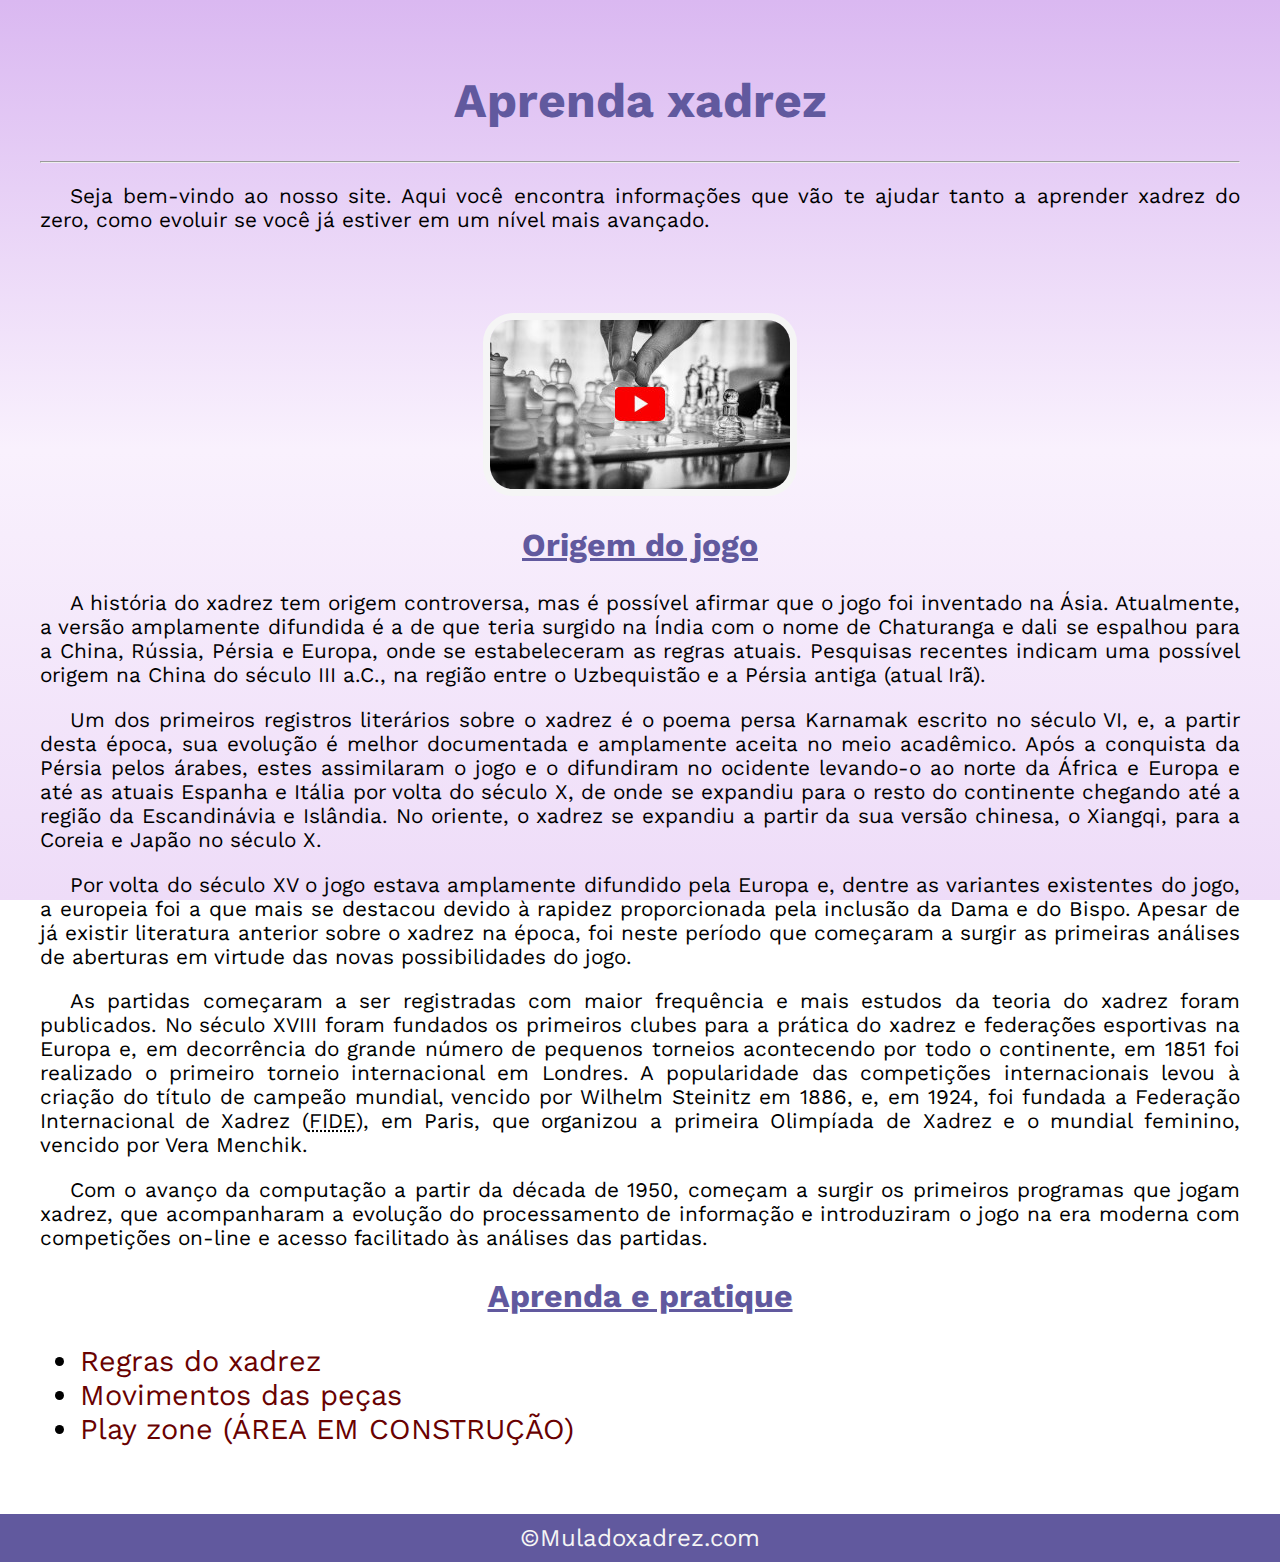
<file: index.html>
<!DOCTYPE html>
<html lang="pt-br">
<head>
    <meta charset="UTF-8">
    <meta http-equiv="X-UA-Compatible" content="IE=edge">
    <meta name="viewport" content="width=device-width, initial-scale=1.0">
    <link rel="shortcut icon" href="midias/favicon/apple-touch-icon.png" type="image/x-icon">
    <title>Mula do xadrez</title>
    <link rel="stylesheet" href="style.css">
</head>
<body>
    <header>
        <h1>Aprenda xadrez</h1>
        <hr>
        <p>Seja bem-vindo ao nosso site. Aqui você encontra informações que vão te ajudar tanto a aprender xadrez do zero, como evoluir se você já estiver em um nível mais avançado.</p>
    </header>
    <main>
        <section>
            <div id="imagem"><a href="video.html"> <img id="foto" src="midias/imagens/tabuleiro.jpg" alt="pecas de xadrez"></iframe></a>
            <p>Assista o vídeo.</p>
            </div>
        </section>
        <h2><ins>Origem do jogo</ins></h2>
        <p>A história do xadrez tem origem controversa, mas é possível afirmar que o jogo foi inventado na Ásia. Atualmente, a versão amplamente difundida é a de que teria surgido na Índia com o nome de Chaturanga e dali se espalhou para a China, Rússia, Pérsia e Europa, onde se estabeleceram as regras atuais. Pesquisas recentes indicam uma possível origem na China do século III a.C., na região entre o Uzbequistão e a Pérsia antiga (atual Irã).</p>
        <p>Um dos primeiros registros literários sobre o xadrez é o poema persa Karnamak escrito no século VI, e, a partir desta época, sua evolução é melhor documentada e amplamente aceita no meio acadêmico. Após a conquista da Pérsia pelos árabes, estes assimilaram o jogo e o difundiram no ocidente levando-o ao norte da África e Europa e até as atuais Espanha e Itália por volta do século X, de onde se expandiu para o resto do continente chegando até a região da Escandinávia e Islândia. No oriente, o xadrez se expandiu a partir da sua versão chinesa, o Xiangqi, para a Coreia e Japão no século X.</p>
        
        <p>Por volta do século XV o jogo estava amplamente difundido pela Europa e, dentre as variantes existentes do jogo, a europeia foi a que mais se destacou devido à rapidez proporcionada pela inclusão da Dama e do Bispo. Apesar de já existir literatura anterior sobre o xadrez na época, foi neste período que começaram a surgir as primeiras análises de aberturas em virtude das novas possibilidades do jogo.</p>
        
        <p>As partidas começaram a ser registradas com maior frequência e mais estudos da teoria do xadrez foram publicados. No século XVIII foram fundados os primeiros clubes para a prática do xadrez e federações esportivas na Europa e, em decorrência do grande número de pequenos torneios acontecendo por todo o continente, em 1851 foi realizado o primeiro torneio internacional em Londres. A popularidade das competições internacionais levou à criação do título de campeão mundial, vencido por Wilhelm Steinitz em 1886, e, em 1924, foi fundada a Federação Internacional de Xadrez (<abbr title="Federação Internacional de Xadrez">FIDE</abbr>), em Paris, que organizou a primeira Olimpíada de Xadrez e o mundial feminino, vencido por Vera Menchik.</p>
        
        <p>Com o avanço da computação a partir da década de 1950, começam a surgir os primeiros programas que jogam xadrez, que acompanharam a evolução do processamento de informação e introduziram o jogo na era moderna com competições on-line e acesso facilitado às análises das partidas.</p>
        <h2><ins>Aprenda e pratique</ins></h2>
        <div id="ul1">
            <ul>
                <li><a href="regras.html" rel="external" next>Regras do xadrez</a> <br>
                <li><a href="movimento.html" rel="external" next>Movimentos das peças</a> <br>
                <li><a href="playzone.html"rel="external" next>Play zone (ÁREA EM CONSTRUÇÃO)</a></li>
            </ul>
        </div>
    </main>
    <footer>&copy;Muladoxadrez.com</footer>
</body>
</html>
</file>
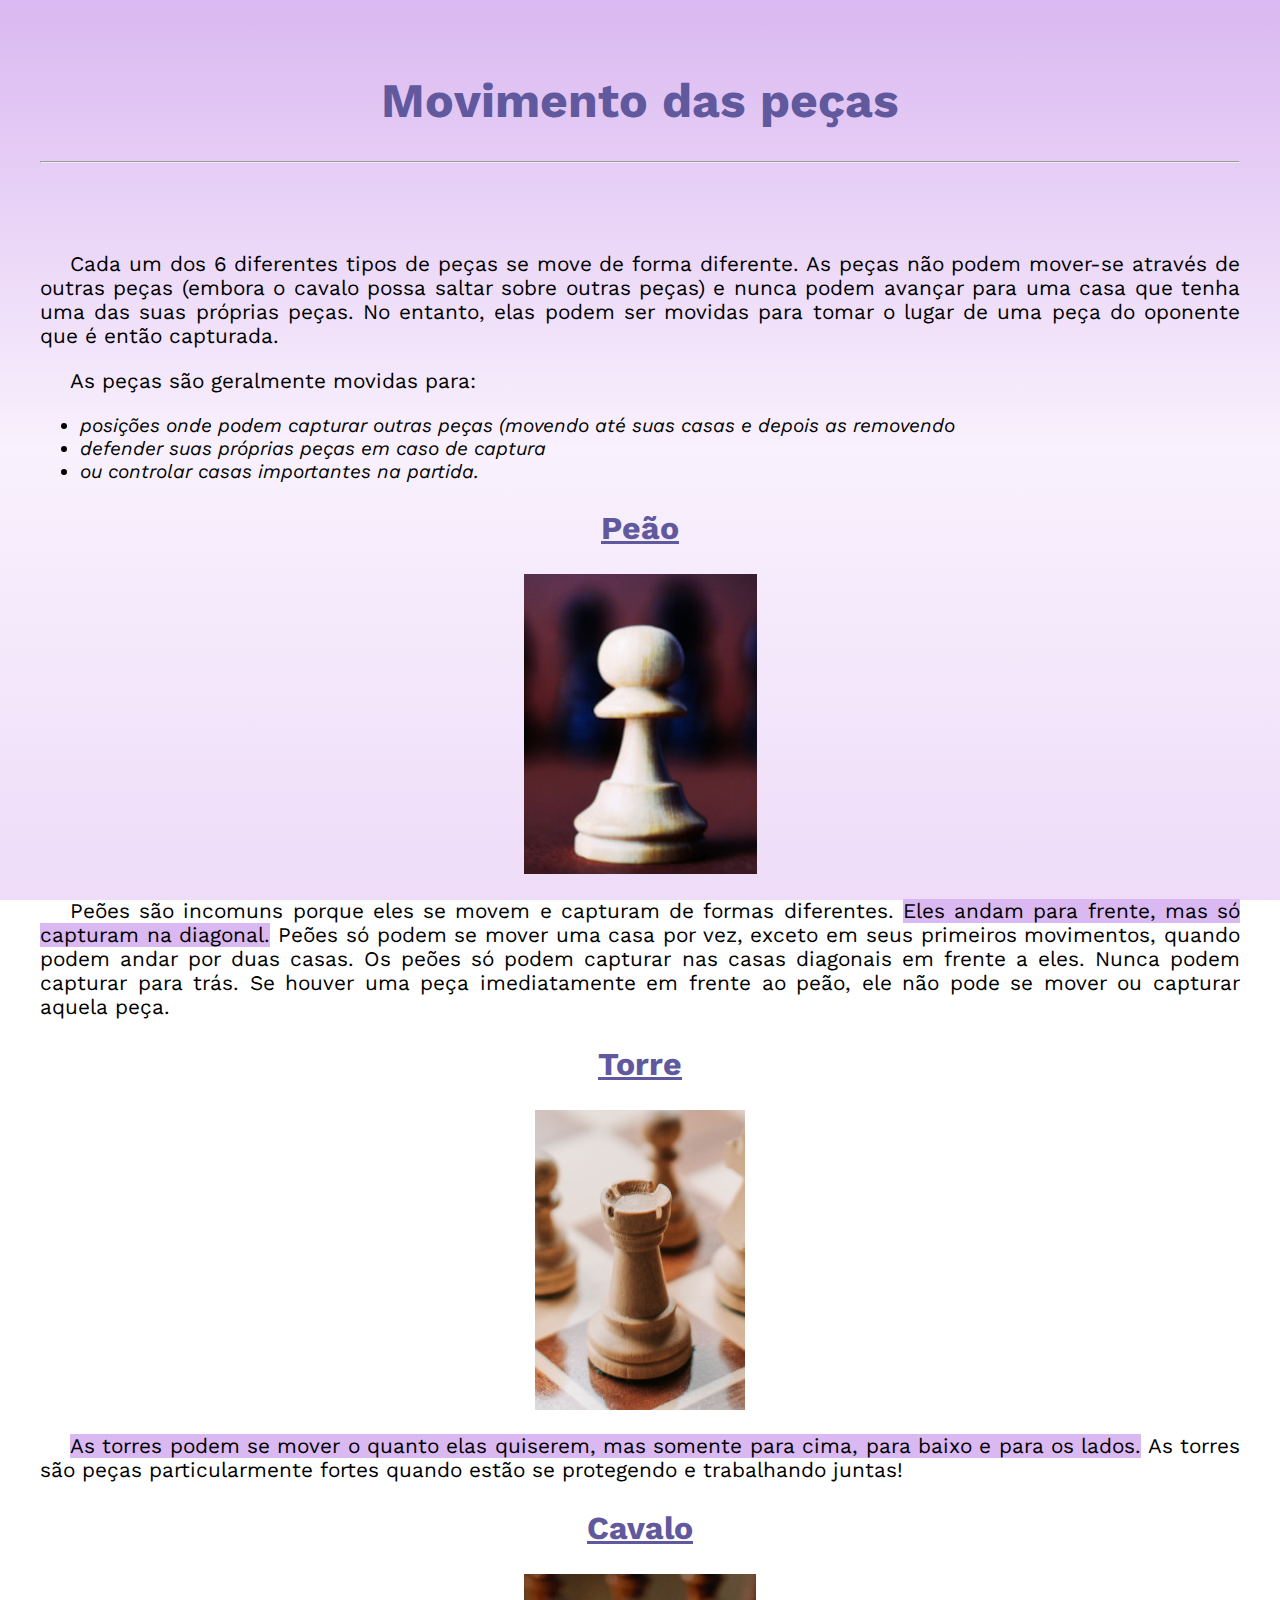
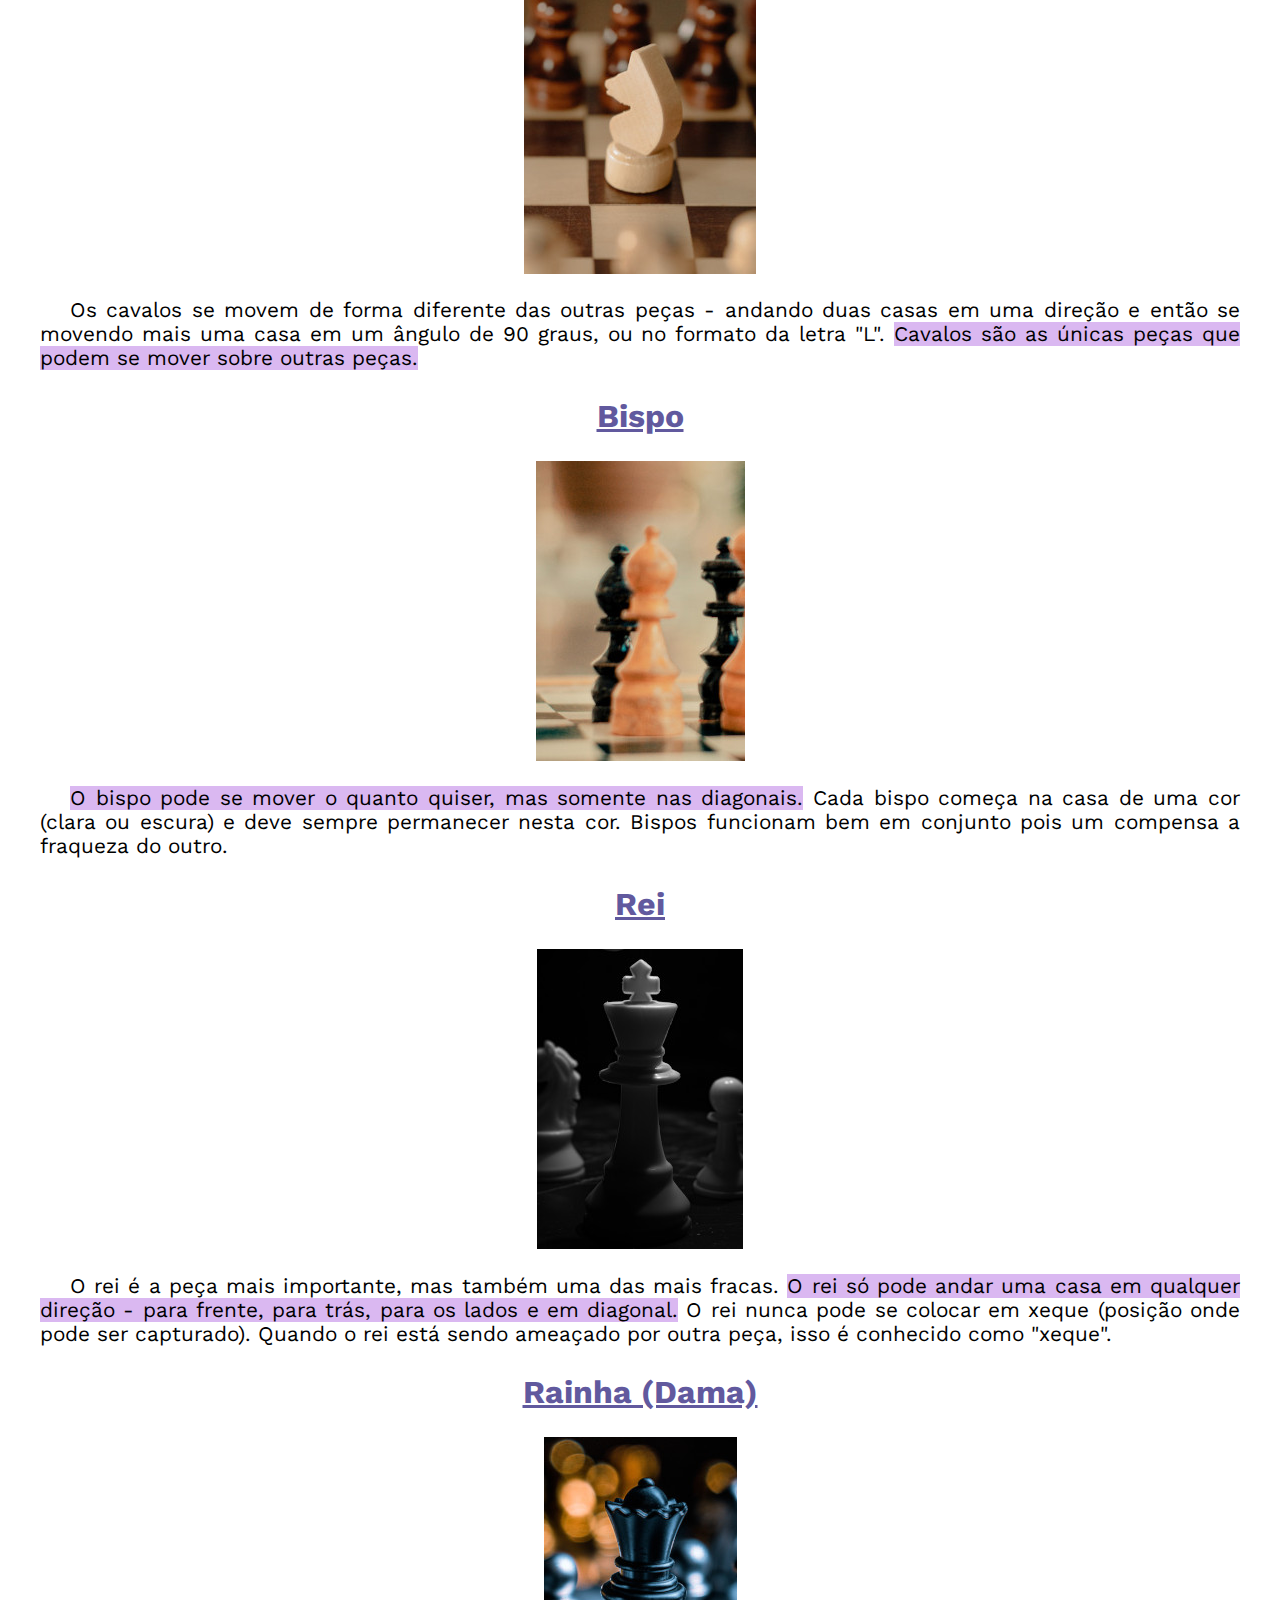
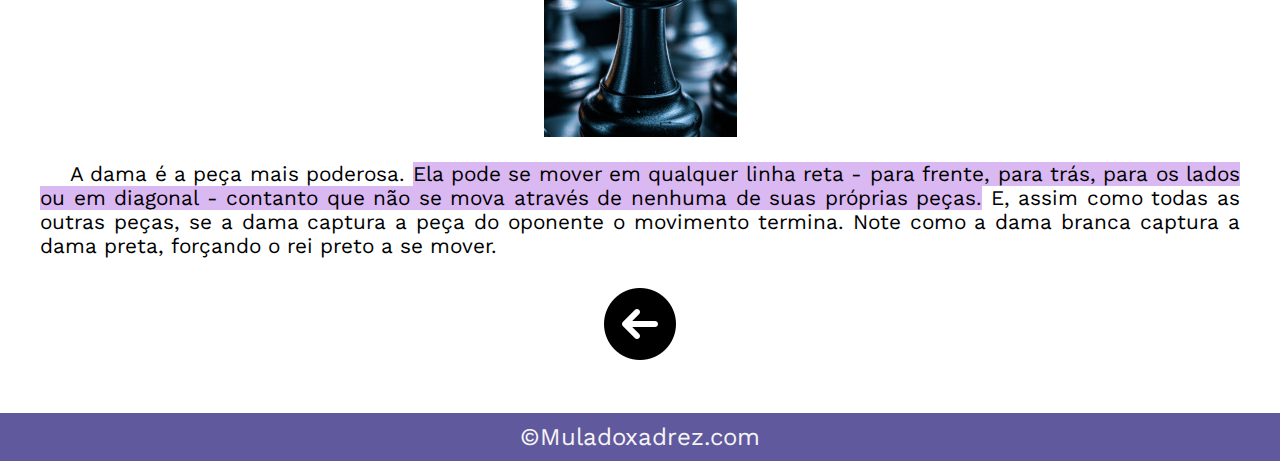
<file: movimento.html>
<!DOCTYPE html>
<html lang="pt-br">
<head>
    <meta charset="UTF-8">
    <meta http-equiv="X-UA-Compatible" content="IE=edge">
    <meta name="viewport" content="width=device-width, initial-scale=1.0">
    <link rel="shortcut icon" href="midias/favicon/apple-touch-icon.png" type="image/x-icon">
    <title>Mula do xadrez</title>
    <link rel="stylesheet" href="style.css">
    <title>Movimento das peças</title>
</head>
<body>
    <header>
        <h1>Movimento das peças</h1>
        <hr>
    </header>
    <main>
        <section>
            <p>Cada um dos 6 diferentes tipos de peças se move de forma diferente. As peças não podem mover-se através de outras peças (embora o cavalo possa saltar sobre outras peças) e nunca podem avançar para uma casa que tenha uma das suas próprias peças. No entanto, elas podem ser movidas para tomar o lugar de uma peça do oponente que é então capturada.</p>
            <p>As peças são geralmente movidas para:</p>
            <strong>
                <em>
                    <ul>
                        <li>posições onde podem capturar outras peças (movendo até suas casas e depois as removendo
                        <li>defender suas próprias peças em caso de captura
                        <li>ou controlar casas importantes na partida.
                    </ul>
                </em>
            </strong>
            <article>
                <h2><ins>Peão</ins></h2>
                <div class="peças">
                    <img src="midias/imagens/peao.jpg" alt="peça de xadrez: peão">
                </div>
                    <p>Peões são incomuns porque eles se movem e capturam de formas diferentes. <mark>Eles andam para frente, mas só capturam na diagonal.</mark> Peões só podem se mover uma casa por vez, exceto em seus primeiros movimentos, quando podem andar por duas casas. Os peões só podem capturar nas casas diagonais em frente a eles. Nunca podem capturar para trás. Se houver uma peça imediatamente em frente ao peão, ele não pode se mover ou capturar aquela peça.
                    </p>
            </article>
                <article>
                    <h2><ins>Torre</ins></h2>
                    <div class="peças">
                         <img src="midias/imagens/torre.jpg" alt="Peça de xadrez: torre">
                    </div>
                    <p><mark>As torres podem se mover o quanto elas quiserem, mas somente para cima, para baixo e para os lados.</mark> As torres são peças particularmente fortes quando estão se protegendo e trabalhando juntas!
                    </p>
                </article>
                <article>
                    <h2><ins>Cavalo</ins></h2>
                    <div class="peças">
                        <img src="midias/imagens/cavalo.jpg" alt="Peça de xadrez: cavalo">
                    </div>
                    <p>Os cavalos se movem de forma diferente das outras peças - andando duas casas em uma direção e então se movendo mais uma casa em um ângulo de 90 graus, ou no formato da letra "L". <mark>Cavalos são as únicas peças que podem se mover sobre outras peças.</mark>
                    </p>
                </article>
                <article>
                    <h2><ins>Bispo</ins></h2>
                    <div class="peças">
                        <img src="midias/imagens/bispo.jpg" alt="Peça de xadrez: bispo">
                    </div>
                    <p><mark>O bispo pode se mover o quanto quiser, mas somente nas diagonais.</mark> Cada bispo começa na casa de uma cor (clara ou escura) e deve sempre permanecer nesta cor. Bispos funcionam bem em conjunto pois um compensa a fraqueza do outro.
                    </p>
                </article>
                <article>
                    <h2><ins>Rei</ins></h2>
                    <div class="peças">
                        <img src="midias/imagens/rei.jpg" alt="Peça de xadrez: rei">
                    </div>
                    <p>O rei é a peça mais importante, mas também uma das mais fracas. <mark>O rei só pode andar uma casa em qualquer direção - para frente, para trás, para os lados e em diagonal.</mark> O rei nunca pode se colocar em xeque (posição onde pode ser capturado). Quando o rei está sendo ameaçado por outra peça, isso é conhecido como "xeque".</p>
                </article>
                <article>
                    <h2><ins>Rainha (Dama)</ins></h2>
                    <div class="peças">
                        <img src="midias/imagens/rainha.jpg" alt="Peça de xadrez: rainha">
                    </div>
                    <p>A dama é a peça mais poderosa. <mark>Ela pode se mover em qualquer linha reta - para frente, para trás, para os lados ou em diagonal - contanto que não se mova através de nenhuma de suas próprias peças.</mark> E, assim como todas as outras peças, se a dama captura a peça do oponente o movimento termina. Note como a dama branca captura a dama preta, forçando o rei preto a se mover.</p>
                </article>
        </section>
        <div class="link"><a href="index.html"> <img src="midias/imagens/setaesquerda.png" alt="seta apontando para esquerda"> </a></div>
    </main>
    <footer>
        &copy;Muladoxadrez.com
    </footer>
</body>
</html>
</file>
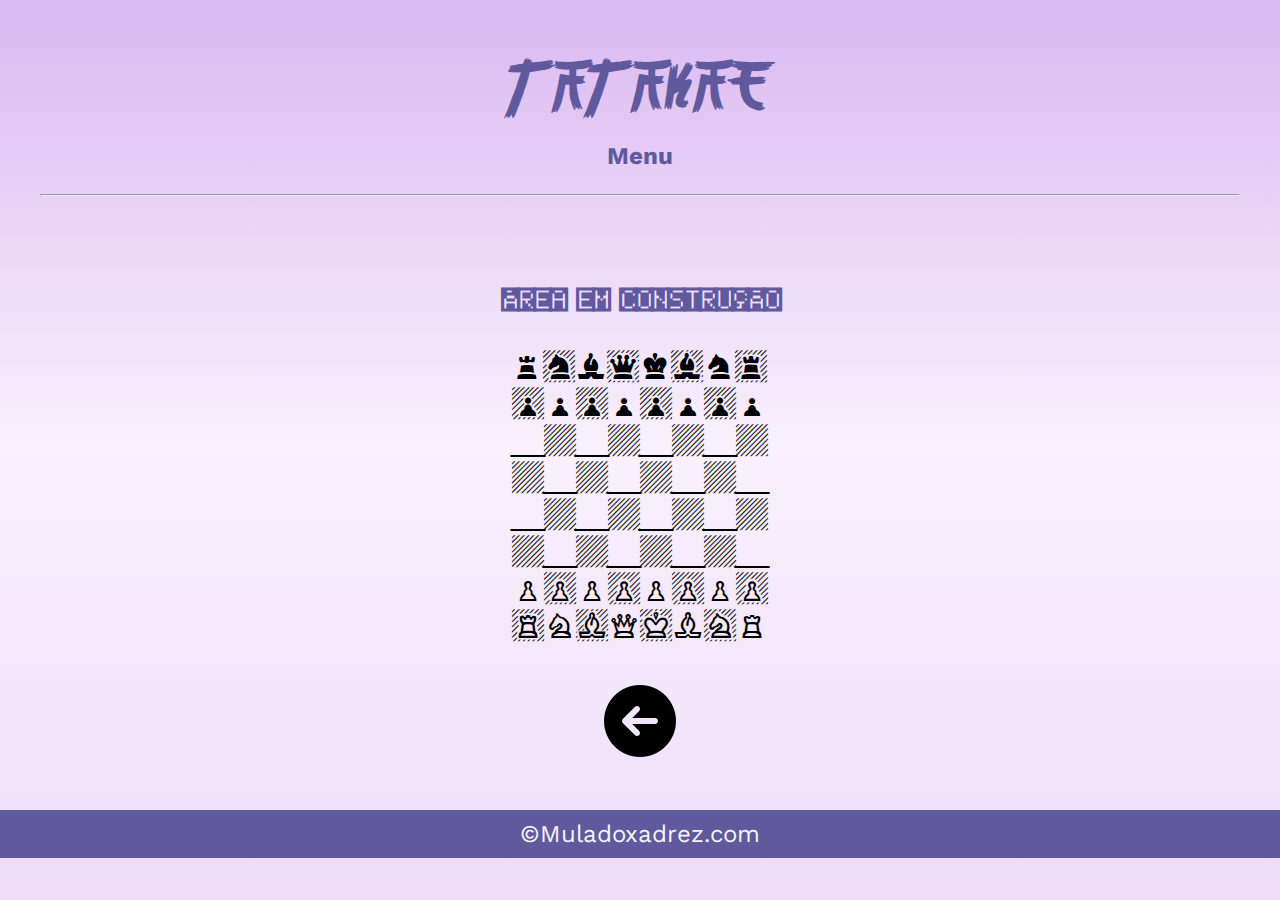
<file: playzone.html>
<!DOCTYPE html>
<html lang="pt-br">
<head>
    <meta charset="UTF-8">
    <meta http-equiv="X-UA-Compatible" content="IE=edge">
    <meta name="viewport" content="width=device-width, initial-scale=1.0">
    <title>Vai playar</title>
    <link rel="stylesheet" href="style.css">
</head>
<body>
    <header>
        <h1 class="playzone">TATAKAE</h1>
            <nav>
                <h3 id="menugame">Menu</h3>
                <h3 id="modogame">Escolha o modo de jogo</h3>
                <p><a href="#">Jogar</a></p>
                <p><a href="#">Desafios</a></p>
                <p><a href="#">Power Chess</a></p>
            </nav>
        <hr>
    </header>
    <main>
        <h2 id="playzoneaviso">ÁREA EM CONSTRUÇÃO</h2>
                <p id="tabuleiro">
                    tJnWlNjT,
                    <br>
                    OoOoOoOo
                    <br>
                    -+-+-+-+
                    <br>
                    +-+-+-+-
                    <br>
                    -+-+-+-+
                    <br>
                    +-+-+-+-
                    <br>
                    pPpPpPpP
                    <br>
                    RhBqKbHr
                </p>
        <div class="link"><a href="index.html"> <img src="midias/imagens/setaesquerda.png" alt="seta apontando para esquerda"> </a></div>
    </main>
    <footer>
        &copy;Muladoxadrez.com
    </footer>
</body>
</html>
</file>
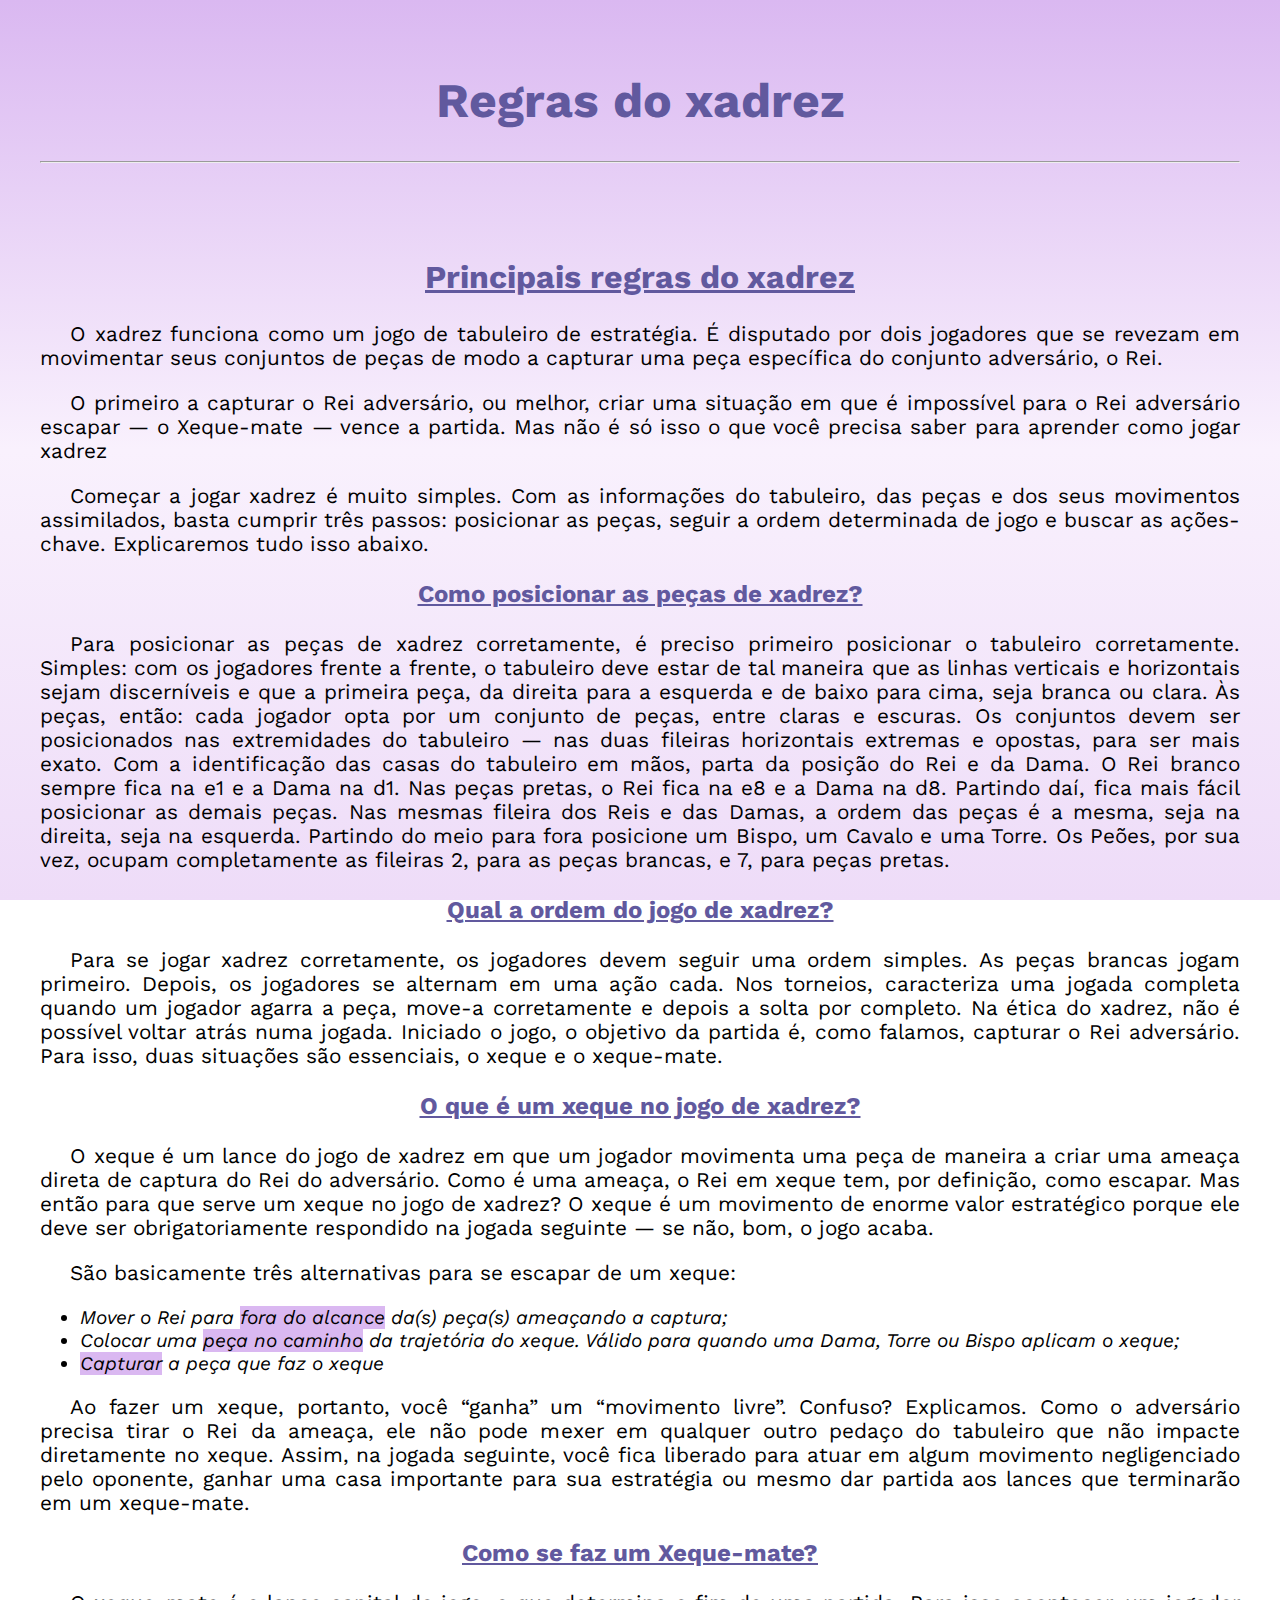
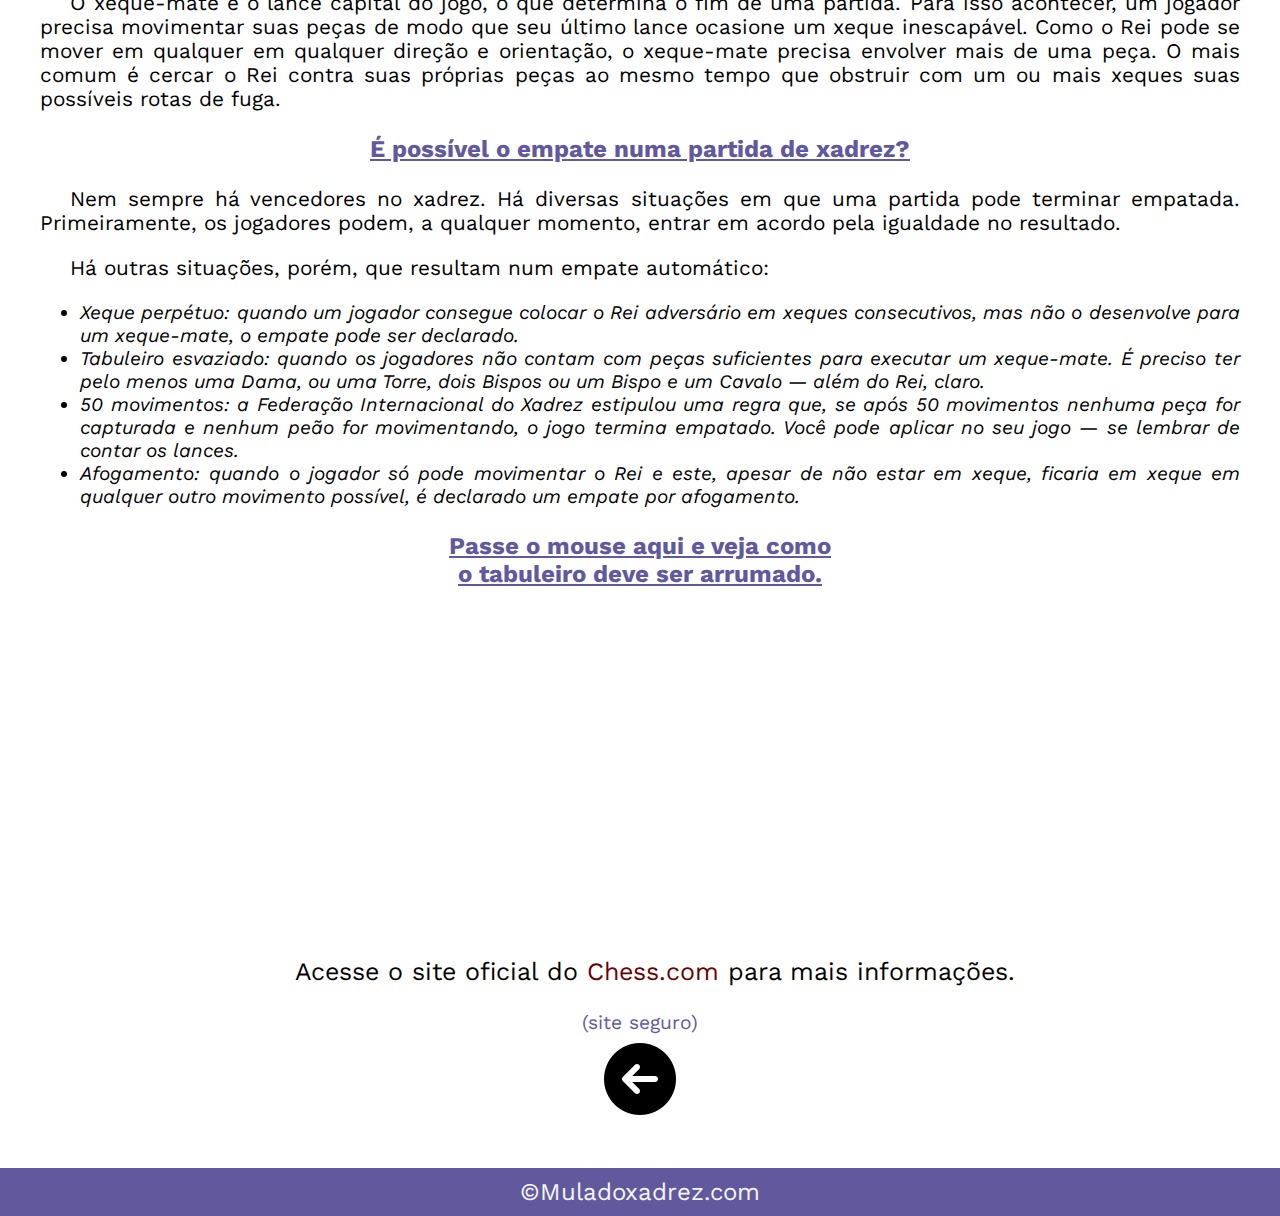
<file: regras.html>
<!DOCTYPE html>
<html lang="pt-br">
<head>
    <meta charset="UTF-8">
    <meta http-equiv="X-UA-Compatible" content="IE=edge">
    <meta name="viewport" content="width=device-width, initial-scale=1.0">
    <link rel="shortcut icon" href="midias/favicon/apple-touch-icon.png" type="image/x-icon">
    <title>Mula do xadrez</title>
    <link rel="stylesheet" href="style.css">
    <title>Regras</title>
</head>
<body>
    <header>
        <h1>Regras do xadrez</h1>
        <hr>
    </header>
    <main>
        <section>
            <article>
                <h2><ins>Principais regras do xadrez</ins></h2>
                <p>O xadrez funciona como um jogo de tabuleiro de estratégia. É disputado por dois jogadores que se revezam em movimentar seus conjuntos de peças de modo a capturar uma peça específica do conjunto adversário, o Rei.</p>
                <p>O primeiro a capturar o Rei adversário, ou melhor, criar uma situação em que é impossível para o Rei adversário escapar — o Xeque-mate — vence a partida. Mas não é só isso o que você precisa saber para aprender como jogar xadrez</p>
                <p>Começar a jogar xadrez é muito simples. Com as informações do tabuleiro, das peças e dos seus movimentos assimilados, basta cumprir três passos: posicionar as peças, seguir a ordem determinada de jogo e buscar as ações-chave. Explicaremos tudo isso abaixo.</p>
            </article>

            <article>
                <h3><ins>Como posicionar as peças de xadrez?</ins></h3>
                <p>Para posicionar as peças de xadrez corretamente, é preciso primeiro posicionar o tabuleiro corretamente.
                Simples: com os jogadores frente a frente, o tabuleiro deve estar de tal maneira que as linhas verticais e horizontais sejam discerníveis e que a primeira peça, da direita para a esquerda e de baixo para cima, seja branca ou clara.
                
                Às peças, então: cada jogador opta por um conjunto de peças, entre claras e escuras. Os conjuntos devem ser posicionados nas extremidades do tabuleiro — nas duas fileiras horizontais extremas e opostas, para ser mais exato.
                
                Com a identificação das casas do tabuleiro em mãos, parta da posição do Rei e da Dama. O Rei branco sempre fica na e1 e a Dama na d1. Nas peças pretas, o Rei fica na e8 e a Dama na d8.
                
                Partindo daí, fica mais fácil posicionar as demais peças. Nas mesmas fileira dos Reis e das Damas, a ordem das peças é a mesma, seja na direita, seja na esquerda. Partindo do meio para fora posicione um Bispo, um Cavalo e uma Torre.
                
                Os Peões, por sua vez, ocupam completamente as fileiras 2, para as peças brancas, e 7, para peças pretas.</p>
            </article>

            <article>
                <h3><ins>Qual a ordem do jogo de xadrez?</ins></h3>
                <p>Para se jogar xadrez corretamente, os jogadores devem seguir uma ordem simples. As peças brancas jogam primeiro. Depois, os jogadores se alternam em uma ação cada.
                Nos torneios, caracteriza uma jogada completa quando um jogador agarra a peça, move-a corretamente e depois a solta por completo. Na ética do xadrez, não é possível voltar atrás numa jogada.
                
                Iniciado o jogo, o objetivo da partida é, como falamos, capturar o Rei adversário. Para isso, duas situações são essenciais, o xeque e o xeque-mate.</p>
            </article>

            <article>
                <h3><ins>O que é um xeque no jogo de xadrez?</ins></h3>
                <p>O xeque é um lance do jogo de xadrez em que um jogador movimenta uma peça de maneira a criar uma ameaça direta de captura do Rei do adversário. Como é uma ameaça, o Rei em xeque tem, por definição, como escapar.
                Mas então para que serve um xeque no jogo de xadrez? O xeque é um movimento de enorme valor estratégico porque ele deve ser obrigatoriamente respondido na jogada seguinte — se não, bom, o jogo acaba.</p>
                <p>São basicamente três alternativas para se escapar de um xeque:</p>
                <strong>
                    <em>
                        <ul>
                            <li>Mover o Rei para <mark>fora do alcance</mark> da(s) peça(s) ameaçando a captura;
                            <li>Colocar uma <mark>peça no caminho</mark> da trajetória do xeque. Válido para quando uma Dama, Torre ou Bispo aplicam o xeque;
                            <li><mark>Capturar</mark> a peça que faz o xeque
                        </ul>
                    </em>
                </strong>
                <p>Ao fazer um xeque, portanto, você “ganha” um “movimento livre”. Confuso? Explicamos. Como o adversário precisa tirar o Rei da ameaça, ele não pode mexer em qualquer outro pedaço do tabuleiro que não impacte diretamente no xeque.
                Assim, na jogada seguinte, você fica liberado para atuar em algum movimento negligenciado pelo oponente, ganhar uma casa importante para sua estratégia ou mesmo dar partida aos lances que terminarão em um xeque-mate.</p>
            </article>

            <article>
                <h3><ins>Como se faz um Xeque-mate?</ins></h3>
                <p>O xeque-mate é o lance capital do jogo, o que determina o fim de uma partida. Para isso acontecer, um jogador precisa movimentar suas peças de modo que seu último lance ocasione um xeque inescapável.
                Como o Rei pode se mover em qualquer em qualquer direção e orientação, o xeque-mate precisa envolver mais de uma peça. O mais comum é cercar o Rei contra suas próprias peças ao mesmo tempo que obstruir com um ou mais xeques suas possíveis rotas de fuga.</p>
            </article>

            <article>
                <h3><ins>É possível o empate numa partida de xadrez?</ins></h3>
                <p>Nem sempre há vencedores no xadrez. Há diversas situações em que uma partida pode terminar empatada. Primeiramente, os jogadores podem, a qualquer momento, entrar em acordo pela igualdade no resultado.</p>
                <p>Há outras situações, porém, que resultam num empate automático:</p>
                <strong>
                    <em>
                        <ul>
                            <li>Xeque perpétuo: quando um jogador consegue colocar o Rei adversário em xeques consecutivos, mas não o desenvolve para um xeque-mate, o empate pode ser declarado.
                            <li>Tabuleiro esvaziado: quando os jogadores não contam com peças suficientes para executar um xeque-mate. É preciso ter pelo menos uma Dama, ou uma Torre, dois Bispos ou um Bispo e um Cavalo — além do Rei, claro.
                            <li>50 movimentos: a Federação Internacional do Xadrez estipulou uma regra que, se após 50 movimentos nenhuma peça for capturada e nenhum peão for movimentando, o jogo termina empatado. Você pode aplicar no seu jogo — se lembrar de contar os lances.
                            <li>Afogamento: quando o jogador só pode movimentar o Rei e este, apesar de não estar em xeque, ficaria em xeque em qualquer outro movimento possível, é declarado um empate por afogamento.
                        </ul>
                    </em>
                </strong>
            </article>
        </section>
        <section>
            <div id="explicatabuleiro">
                <h3><ins>Passe o mouse aqui e veja como o tabuleiro deve ser arrumado.</ins></h3>
                <h1 class="playzone">TATAKAE</h1>
                <p id="tabuleiro">
                    tJnWlNjT,
                    <br>
                    OoOoOoOo
                    <br>
                    -+-+-+-+
                    <br>
                    +-+-+-+-
                    <br>
                    -+-+-+-+
                    <br>
                    +-+-+-+-
                    <br>
                    pPpPpPpP
                    <br>
                    RhBqKbHr
                </p>
            </div>
        </section>
        <section>
            <div id="chesscom">
                <p>Acesse o site oficial do <a href="https://www.chess.com/pt-BR/como-jogar-xadrez" rel="external" target="_Blank">Chess.com</a> para mais informações.</p>
            </div>
        </section>
        <div class="link"><a href="index.html"> <img src="midias/imagens/setaesquerda.png" alt="seta apontando para esquerda"> </a></div>
    </main>
    <footer>
        &copy;Muladoxadrez.com
    </footer>
</body>
</html>
</file>
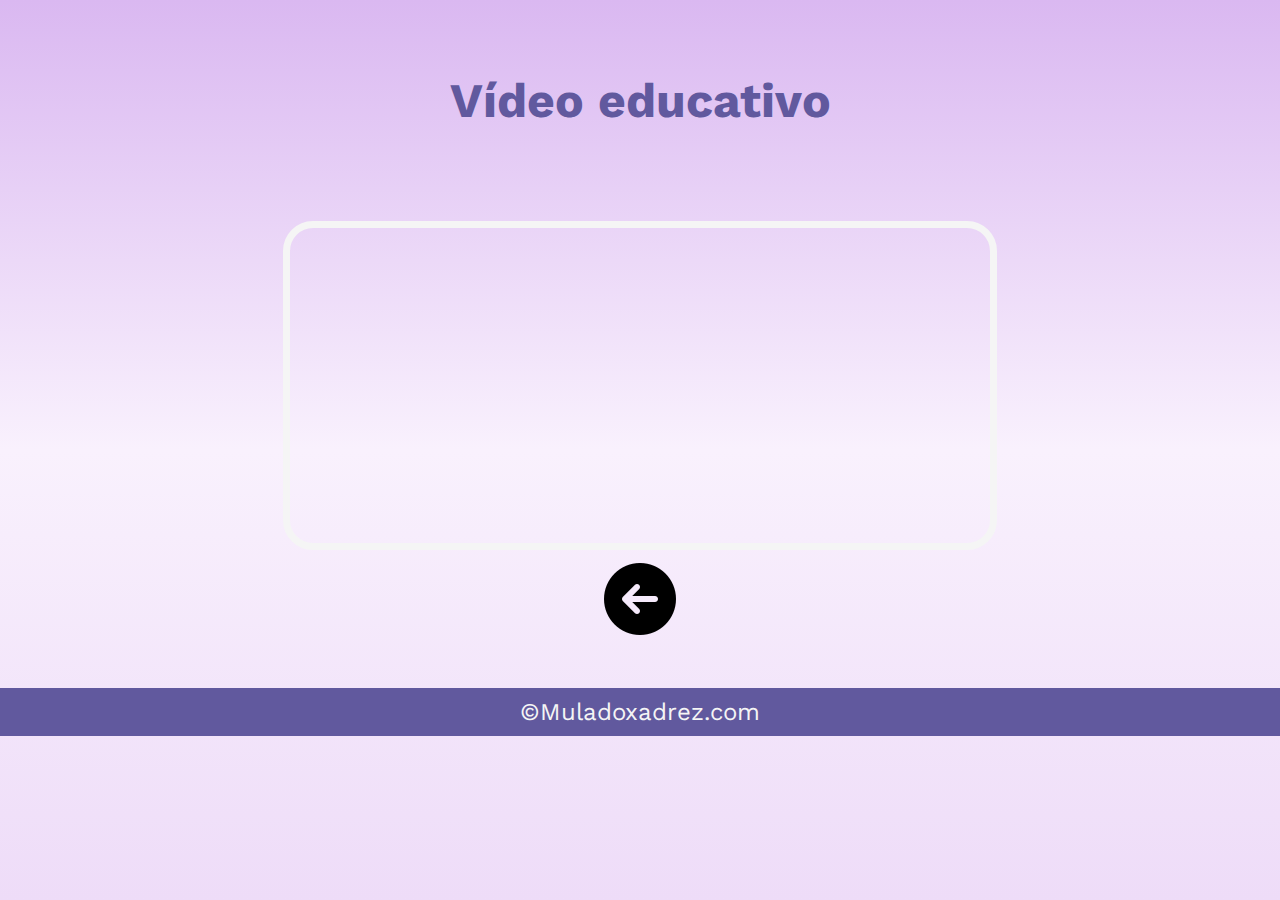
<file: video.html>
<!DOCTYPE html>
<html lang="pt-br">
<head>
    <meta charset="UTF-8">
    <meta http-equiv="X-UA-Compatible" content="IE=edge">
    <meta name="viewport" content="width=device-width, initial-scale=1.0">
    <link rel="stylesheet" href="style.css">
    <title>Mula do xadrez</title>
</head>
<body>
    <header>
        <h1>Vídeo educativo</h1>
    </header>
    <main>
        <div id="video"><iframe id="imgvideo" width="700" height="315" src="https://www.youtube.com/embed/KdfzStmU-nM" title="YouTube video player" frameborder="0" allow="accelerometer; clipboard-write; encrypted-media; gyroscope; picture-in-picture" allowfullscreen></iframe></div>
        <div class="link"><a href="index.html"> <img src="midias/imagens/setaesquerda.png" alt="seta apontando para esquerda"> </a></div>
    </main>
    <footer>
        &copy;Muladoxadrez.com
    </footer>
</body>
</html>
</file>
<file: style.css>
@import url('https://fonts.googleapis.com/css2?family=Kaushan+Script&family=Work+Sans:ital,wght@0,100;0,200;0,300;0,400;0,500;0,600;0,700;0,800;0,900;1,100;1,200;1,300;1,400;1,500;1,600;1,700;1,800;1,900&display=swap');
@font-face {
    font-family: 'manga';
    src: url('fontes/Manga Style.ttf') format('truetype');
    font-weight: normal;
    font-style: normal;
}
@font-face {
    font-family: 'chess';
    src: url('fontes/ChessType.ttf') format('truetype');
    font-weight: normal;
    font-style: normal;
}
@font-face {
    font-family: 'pecachess';
    src: url('fontes/CHEQ_TT.TTF') format('truetype');
    font-weight: normal;
    font-style: normal;

}
*{
}
body{
    text-align: justify;
    background-image: linear-gradient(to top,#eedcf8,#f9f1fd,#dab8f1 );
    background-attachment: fixed;
   
    margin: 0px;
}
header{
    margin: 20px;
    padding: 20px;
}
main{
    margin: 20px;
    padding: 20px;
}
h1{
    font-family: 'work sans',sans-serif;
    font-size: 3em;
    text-align: center;
    color: #61599E;
    font-weight: bold;
}
h2{
    font-family: 'work sans',sans-serif;
    font-size: 2em;
    text-align: center;
    color: #61599E;
    font-weight: bold;
}
h3{
    font-family: 'work sans',sans-serif;
    font-size: 1.5em;
    text-align: center;
    color: #61599E;
    font-weight: bold;
}
p{
    font-family: 'work sans', sans-serif;
    font-size: 1.3em;
    font-weight: normal;
    text-indent: 30px;
}
footer{
    background-color: #61599E;
    color: whitesmoke;
    text-align: center;
    font-family: 'work sans', sans-serif;
    font-size: 1.5em;
    font-weight: normal;

    margin: 0px;

    padding: 10px;
}
#video,.link{
    text-align: center;
    }
#imgvideo{
    border: 7px solid whitesmoke;
    border-radius: 30px;
}
#foto{
    border: 7px solid whitesmoke;
    border-radius: 30px;
}
#imagem{
    text-align: center;
}
#imagem > p{
    display: none; 
}
#imagem:hover > p{
    display: block;
    background-color: #61599E;
    color: whitesmoke;
    border: 2px solid whitesmoke;
    border-radius: 20px;
}
ul{
    font-family: 'work sans', sans-serif;
    font-size: 1.2em;
    font-weight: normal;
}
a{
    font-family: 'work sans', sans-serif;
    font-size: 1em;
    font-weight: normal;
    color: #690101;
    text-decoration: none;
}
a:visited{
    color: #79141498;
}
#chesscom{
    font-family: 'work sans', sans-serif;
    font-size: 1.2em;
    font-weight: normal;
    text-align: center;
}
#chesscom:active{
    color: #61599E;
}
#chesscom:hover{
    color: red;
}
#chesscom::after{
    content: ' (site seguro)';
    color: #61599E;
}
#ul1{
    font-family: 'work sans', sans-serif;
    font-size: 1.5em;
    font-weight: normal;
}
.peças{
text-align: center;
}
mark{
    background-color: #dab8f1;
}

nav{
    text-align: center;
}
nav > p{
    display: none;
    margin: 1px 1px 1px 1px;
    padding: 1px 20px 1px 1px;
}
nav:hover > p{
    display: inline-block;
    border: solid #61599E;
    border-radius: 20px;
}
nav > #modogame{
    display: none;
}
nav:hover > #menugame{
    display: none;
}
nav > #modogame{
    display: none;
}
nav:hover > #modogame{
    display: block;
    color: #dab8f1;
    background-color: #61599E;
    border: 3px dashed #dab8f1;
    border-radius: 20px;
}

.playzone{
    font-family: 'manga',Arial, Helvetica, sans-serif;
    font-size: 1.8em;

}
#tabuleiro{
    font-family: 'pecachess',Arial, Helvetica, sans-serif;
    font-size: 2em;
    text-align: center;
}
#playzoneaviso{
    font-family: 'Chess',Arial, Helvetica, sans-serif;
    font-size: 1.5em;
    text-align: center;
}
#explicatabuleiro{
    height: 400px;
    width: 400px;
    margin: auto;
}
#explicatabuleiro:hover > p{
    display: block;
}
#explicatabuleiro > p{
    display: none;
}
#explicatabuleiro:hover > h3{
   display: none;
}
#explicatabuleiro > h1{
    display: none;
}
#explicatabuleiro:hover > h1{
    display: block;
}
</file>
